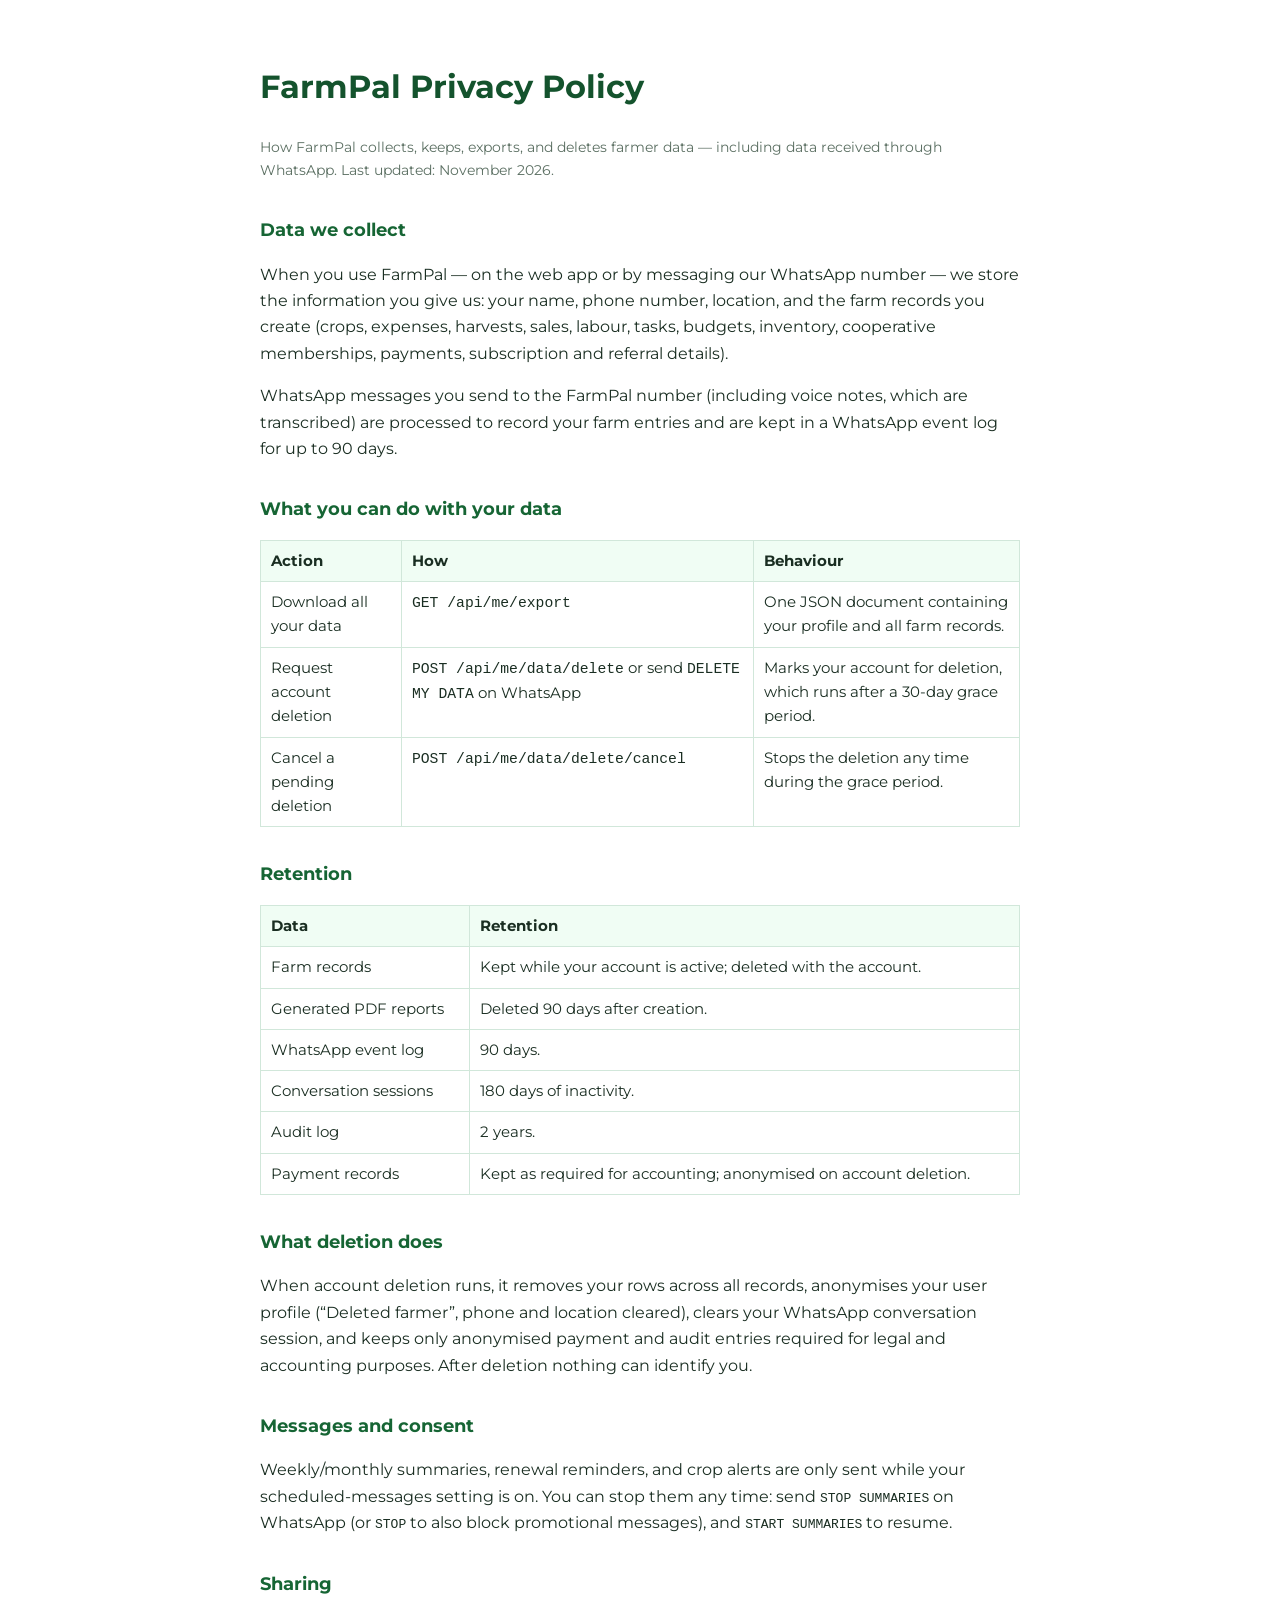
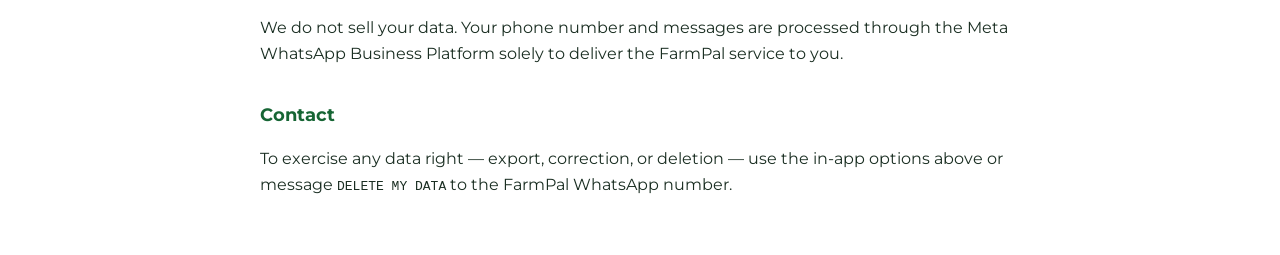
<file: privacy.html>
<!DOCTYPE html>
<html lang="en">
<head>
<meta charset="UTF-8">
<meta name="viewport" content="width=device-width, initial-scale=1.0">
<title>FarmPal Privacy Policy</title>
<link rel="preconnect" href="https://fonts.googleapis.com">
<link rel="preconnect" href="https://fonts.gstatic.com" crossorigin>
<link href="https://fonts.googleapis.com/css2?family=Montserrat:wght@400;500;600;700&display=swap" rel="stylesheet">
<style>
  body { font-family: 'Montserrat', -apple-system, 'Segoe UI', Roboto, sans-serif; max-width: 760px; margin: 0 auto; padding: 40px 20px; color: #1a2e22; line-height: 1.65; }
  h1 { color: #14532d; }
  h2 { color: #166534; margin-top: 32px; font-size: 1.15rem; }
  table { border-collapse: collapse; width: 100%; font-size: 0.92rem; }
  td, th { border: 1px solid #d1e7da; padding: 8px 10px; text-align: left; vertical-align: top; }
  th { background: #f0fdf4; }
  .muted { color: #5b6f62; font-size: 0.9rem; }
</style>
</head>
<body>
<h1>FarmPal Privacy Policy</h1>
<p class="muted">How FarmPal collects, keeps, exports, and deletes farmer data — including data received through WhatsApp. Last updated: November 2026.</p>

<h2>Data we collect</h2>
<p>When you use FarmPal — on the web app or by messaging our WhatsApp number — we store the information you give us: your name, phone number, location, and the farm records you create (crops, expenses, harvests, sales, labour, tasks, budgets, inventory, cooperative memberships, payments, subscription and referral details).</p>
<p>WhatsApp messages you send to the FarmPal number (including voice notes, which are transcribed) are processed to record your farm entries and are kept in a WhatsApp event log for up to 90 days.</p>

<h2>What you can do with your data</h2>
<table>
<tr><th>Action</th><th>How</th><th>Behaviour</th></tr>
<tr><td>Download all your data</td><td><code>GET /api/me/export</code></td><td>One JSON document containing your profile and all farm records.</td></tr>
<tr><td>Request account deletion</td><td><code>POST /api/me/data/delete</code> or send <code>DELETE MY DATA</code> on WhatsApp</td><td>Marks your account for deletion, which runs after a 30-day grace period.</td></tr>
<tr><td>Cancel a pending deletion</td><td><code>POST /api/me/data/delete/cancel</code></td><td>Stops the deletion any time during the grace period.</td></tr>
</table>

<h2>Retention</h2>
<table>
<tr><th>Data</th><th>Retention</th></tr>
<tr><td>Farm records</td><td>Kept while your account is active; deleted with the account.</td></tr>
<tr><td>Generated PDF reports</td><td>Deleted 90 days after creation.</td></tr>
<tr><td>WhatsApp event log</td><td>90 days.</td></tr>
<tr><td>Conversation sessions</td><td>180 days of inactivity.</td></tr>
<tr><td>Audit log</td><td>2 years.</td></tr>
<tr><td>Payment records</td><td>Kept as required for accounting; anonymised on account deletion.</td></tr>
</table>

<h2>What deletion does</h2>
<p>When account deletion runs, it removes your rows across all records, anonymises your user profile (&ldquo;Deleted farmer&rdquo;, phone and location cleared), clears your WhatsApp conversation session, and keeps only anonymised payment and audit entries required for legal and accounting purposes. After deletion nothing can identify you.</p>

<h2>Messages and consent</h2>
<p>Weekly/monthly summaries, renewal reminders, and crop alerts are only sent while your scheduled-messages setting is on. You can stop them any time: send <code>STOP SUMMARIES</code> on WhatsApp (or <code>STOP</code> to also block promotional messages), and <code>START SUMMARIES</code> to resume.</p>

<h2>Sharing</h2>
<p>We do not sell your data. Your phone number and messages are processed through the Meta WhatsApp Business Platform solely to deliver the FarmPal service to you.</p>

<h2>Contact</h2>
<p>To exercise any data right — export, correction, or deletion — use the in-app options above or message <code>DELETE MY DATA</code> to the FarmPal WhatsApp number.</p>
</body>
</html>
</file>
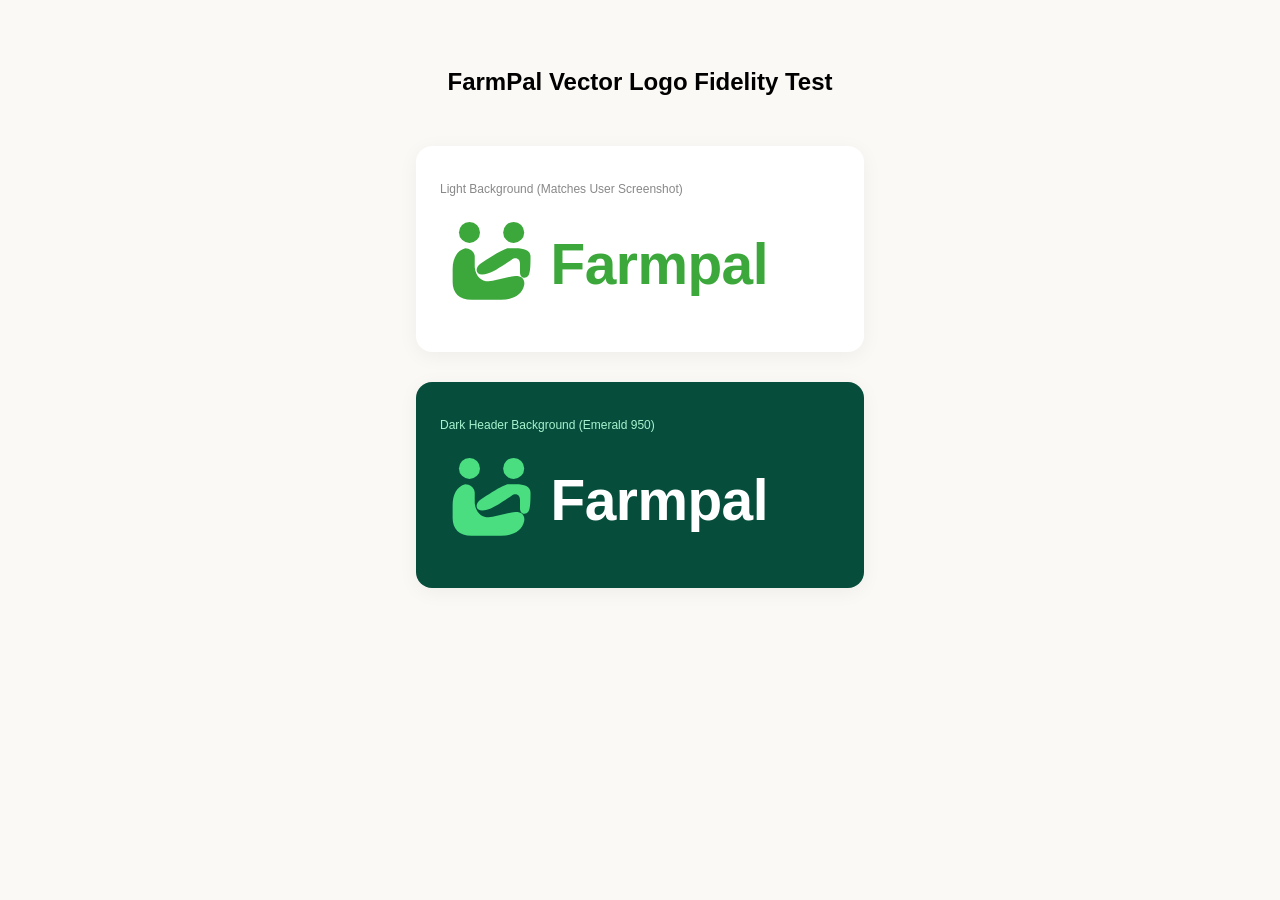
<file: test-logo.html>
<!DOCTYPE html>
<html>
<head>
  <meta charset="utf-8">
  <title>FarmPal Logo Vector Test</title>
  <style>
    body { background: #fbf9f5; font-family: sans-serif; padding: 40px; display: flex; flex-direction: column; align-items: center; gap: 30px; }
    .box { background: white; padding: 24px; border-radius: 16px; box-shadow: 0 4px 20px rgba(0,0,0,0.05); }
    .dark { background: #064e3b; }
  </style>
</head>
<body>
  <h2>FarmPal Vector Logo Fidelity Test</h2>

  <div class="box">
    <p style="font-size: 12px; color: #888; margin-bottom: 8px;">Light Background (Matches User Screenshot)</p>
    <svg width="400" height="120" viewBox="0 0 380 110" fill="none" xmlns="http://www.w3.org/2000/svg">
      <!-- Color: #3ca83b (Official FarmPal Vibrant Green) -->
      <g fill="#3ca83b">
        <!-- Left Head -->
        <circle cx="28" cy="25" r="10" />
        <!-- Right Head -->
        <circle cx="70" cy="25" r="10" />
        <!-- Left Figure Body (Wraps around bottom) -->
        <path d="M 24 40 C 16 42 12 50 12 60 L 12 72 C 12 82 18 89 30 89 L 58 89 C 70 89 78 84 80 75 C 81 68 76 65 67 67 L 50 71 C 41 73 34 68 33 58 L 33 48 C 33 43 28 40 24 40 Z" />
        <!-- Right Figure Body (Arms reaching into embrace) -->
        <path d="M 64 40 C 58 42 52 46 44 51 L 38 55 C 33 59 34 65 40 65 C 47 65 54 60 62 55 L 68 51 C 72 48 76 50 76 55 L 76 63 C 76 68 81 70 84 66 C 86 63 86 54 86 48 C 86 42 80 40 72 40 L 64 40 Z" />
      </g>

      <!-- Wordmark: Farmpal -->
      <g fill="#3ca83b" transform="translate(105, 0)">
        <text x="0" y="74" font-family="'Nunito', 'Comfortaa', 'Quicksand', 'Inter', -apple-system, sans-serif" font-size="54" font-weight="900" letter-spacing="-0.5px">Farmpal</text>
      </g>
    </svg>
  </div>

  <div class="box dark">
    <p style="font-size: 12px; color: #a7f3d0; margin-bottom: 8px;">Dark Header Background (Emerald 950)</p>
    <svg width="400" height="120" viewBox="0 0 380 110" fill="none" xmlns="http://www.w3.org/2000/svg">
      <g fill="#4ade80">
        <circle cx="28" cy="25" r="10" />
        <circle cx="70" cy="25" r="10" />
        <path d="M 24 40 C 16 42 12 50 12 60 L 12 72 C 12 82 18 89 30 89 L 58 89 C 70 89 78 84 80 75 C 81 68 76 65 67 67 L 50 71 C 41 73 34 68 33 58 L 33 48 C 33 43 28 40 24 40 Z" />
        <path d="M 64 40 C 58 42 52 46 44 51 L 38 55 C 33 59 34 65 40 65 C 47 65 54 60 62 55 L 68 51 C 72 48 76 50 76 55 L 76 63 C 76 68 81 70 84 66 C 86 63 86 54 86 48 C 86 42 80 40 72 40 L 64 40 Z" />
      </g>
      <g fill="#ffffff" transform="translate(105, 0)">
        <text x="0" y="74" font-family="'Nunito', 'Comfortaa', 'Quicksand', 'Inter', -apple-system, sans-serif" font-size="54" font-weight="900" letter-spacing="-0.5px">Farmpal</text>
      </g>
    </svg>
  </div>
</body>
</html>
</file>
